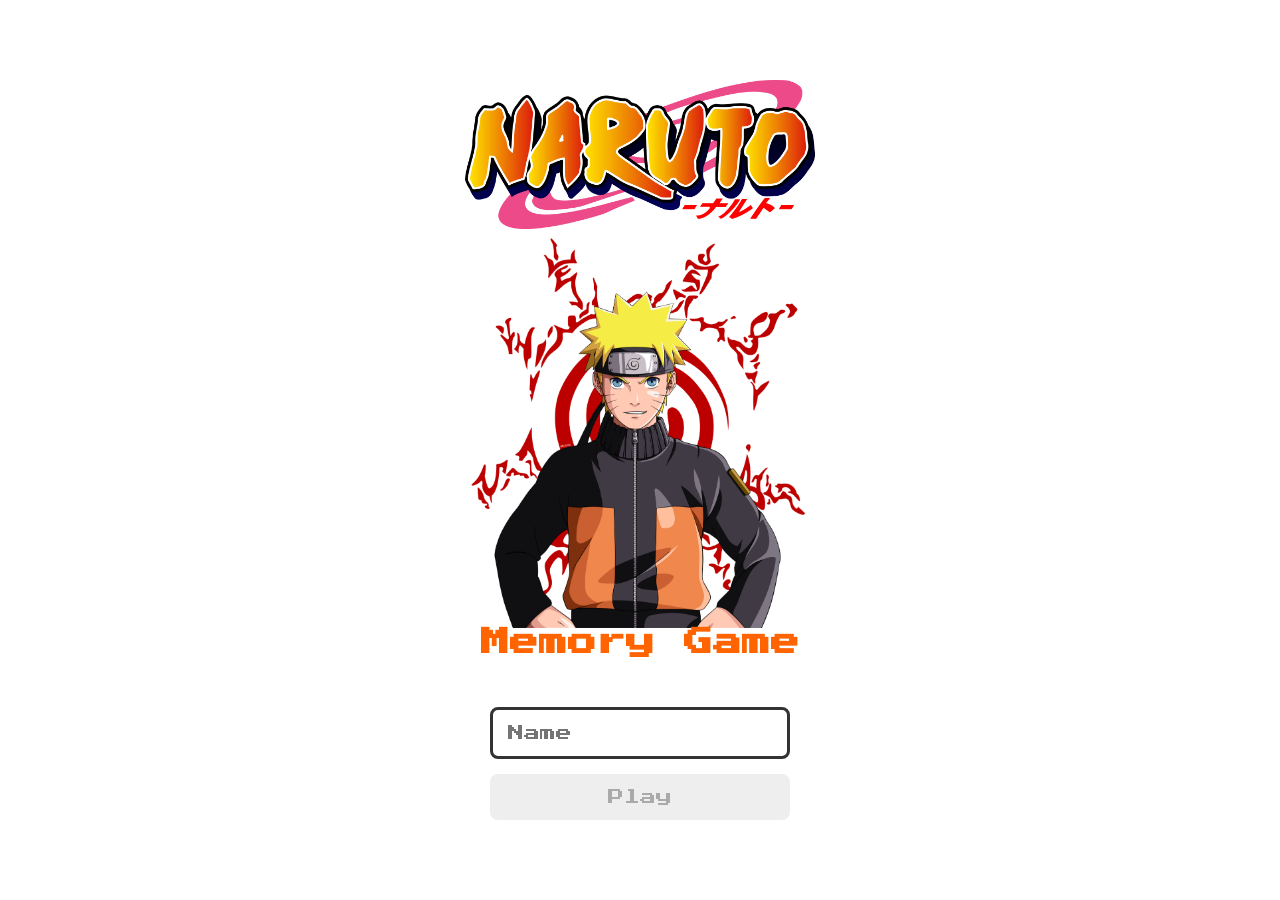
<file: index.html>
<!DOCTYPE html>
<html lang="en">

<head>
    <meta charset="UTF-8">
    <meta name="viewport" content="width=device-width, initial-scale=1.0">

    <link rel="stylesheet" href="./src/css/reset.css">
    <link rel="stylesheet" href="./src/css/login.css">

    <script defer src="./src/js/login.js"></script>

    <title>Memory Game | Login</title>
</head>

<body>
    <form class="login-form">
        <div class="login__header">
            <img class="logo" src="./src/img/Logo.png" alt="logo icon">
            <img class="logo" src="./src/img/Char.webp" alt="char icon">
            <h1>Memory Game</h1>
        </div>


        <input class="login__input" type="text" placeholder="Name">
        <button class="login__button" type="submit" disabled>Play</button>
    </form>
</body>

</html>
</file>
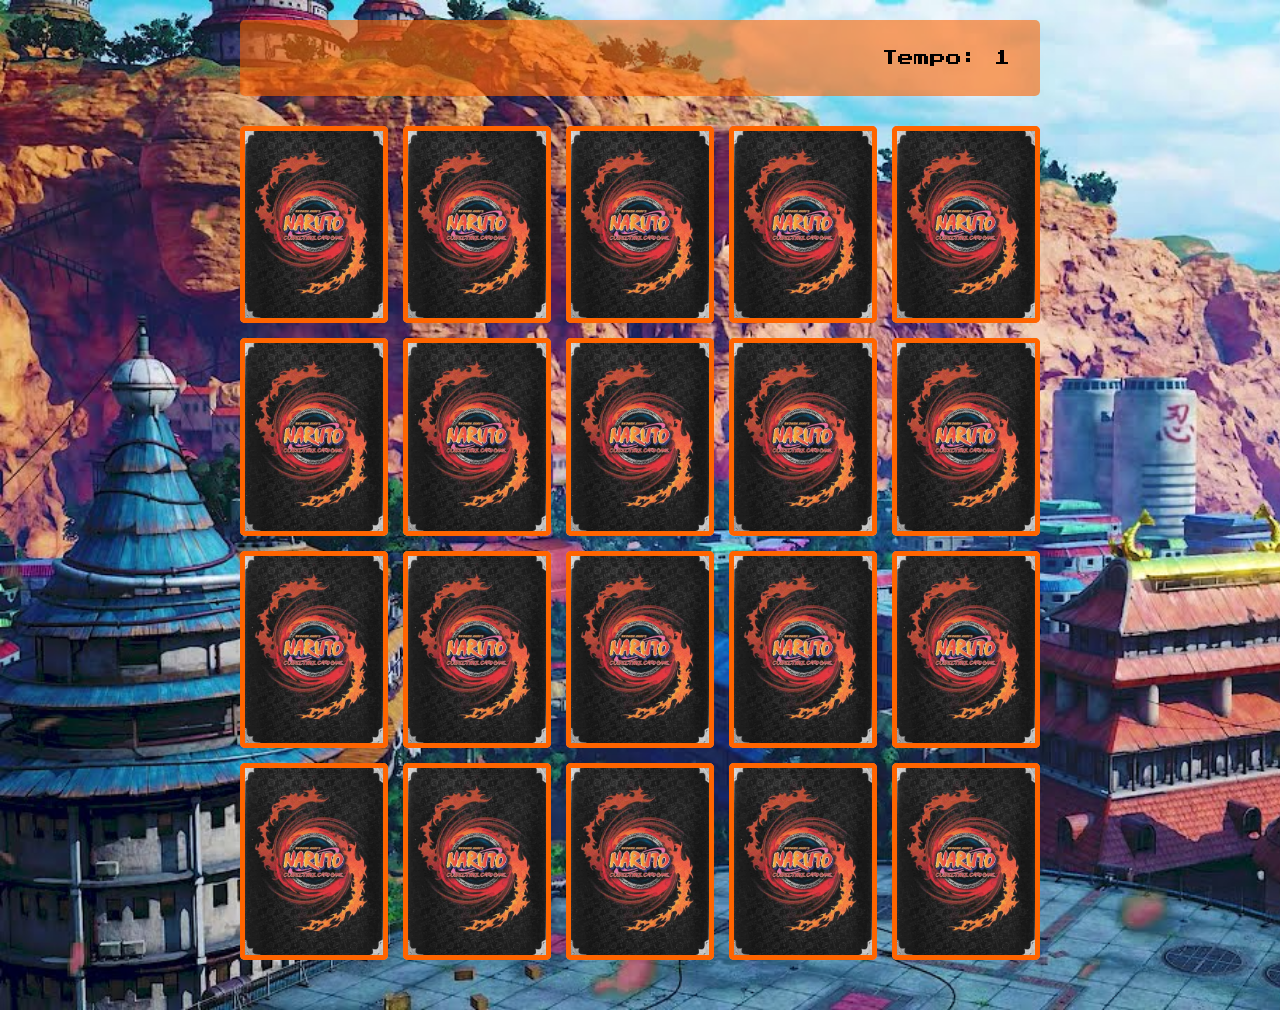
<file: src/pages/game.html>
<!DOCTYPE html>
<html lang="en">

<head>
    <meta charset="UTF-8">
    <meta name="viewport" content="width=device-width, initial-scale=1.0">

    <link rel="stylesheet" href="../css/reset.css">
    <link rel="stylesheet" href="../css/game.css">

    <script defer src="../js/game.js"></script>

    <title>Memory Game</title>
</head>

<body>
    <main>
        <header>
            <span class="player"></span>
            <span>Tempo: <span class="timer">0</span></span>
        </header>
        <div class="grid"></div>
    </main>
</body>

</html>
</file>
<file: src/css/login.css>
.login-form {
    align-items: center;
    display: flex;
    flex-direction: column;
    height: 100vh;
    justify-content: center;
}

.login__header {
    align-items: center;
    display: flex;
    flex-direction: column;
    justify-content: center;
    margin-bottom: 50px;
}

.login__header img {
    width: 350px;
}

.login__header h1 {
    color: rgb(255, 100, 0);
    font-size: 1.8em;
}

.login__input {
    border: solid #333;
    border-radius: 8px;
    color: #333;
    font-size: 1em;
    margin-bottom: 15px;
    max-width: 300px;
    width: 100%;
    outline: none;
    padding: 15px;
}

.login__button {
    background-color: #ee665c;
    padding: 15px;
    border-radius: 8px;
    color: white;
    cursor: pointer;
    font-size: 1em;
    max-width: 300px;
    width: 100%;
}

.login__button:disabled {
    background-color: #eee;
    color: #aaa;
    cursor: auto;
}
</file>
<file: src/css/game.css>
main {
    display: flex;
    flex-direction: column;
    background-image: url('../img/bg.jpg');
    background-size: cover;
    width: 100%;
    min-height: 100vh;
    align-items: center;
    justify-content: center;
    padding: 20px 20px 50px;
}

header {
    background-color: rgba(255, 100, 0, 0.6);
    display: flex;
    align-items: center;
    justify-content: space-between;
    width: 100%;
    max-width: 800px;
    padding: 30px;
    margin: 0 0 30px;
    border-radius: 5px;
}

.grid {
    display: grid;
    grid-template-columns: repeat(5, 1fr);
    gap: 15px;
    max-width: 800px;
    width: 100%;
    margin: 0 auto;
}

.card {
    aspect-ratio: 3/4;
    width: 100%;
    border-radius: 5px;
    position: relative;
    transition: all 400ms ease;
    transform-style: preserve-3d;
    background-color: #ccc;
}

.face {
    width: 100%;
    height: 100%;
    position: absolute;
    background-size: cover;
    background-position: center;
    border: 5px solid rgb(255, 100, 0);
    border-radius: 5px;
    transition: all 800ms ease;
}

.front {
    transform: rotateY(180deg);
}

.back {
    background-image: url('../img/back.jpg');
    backface-visibility: hidden;
}

.reveal-card {
    transform: rotateY(180deg);
}

.disabled-card {
    fill: saturate(0);
    opacity: 0.5;
}
</file>
